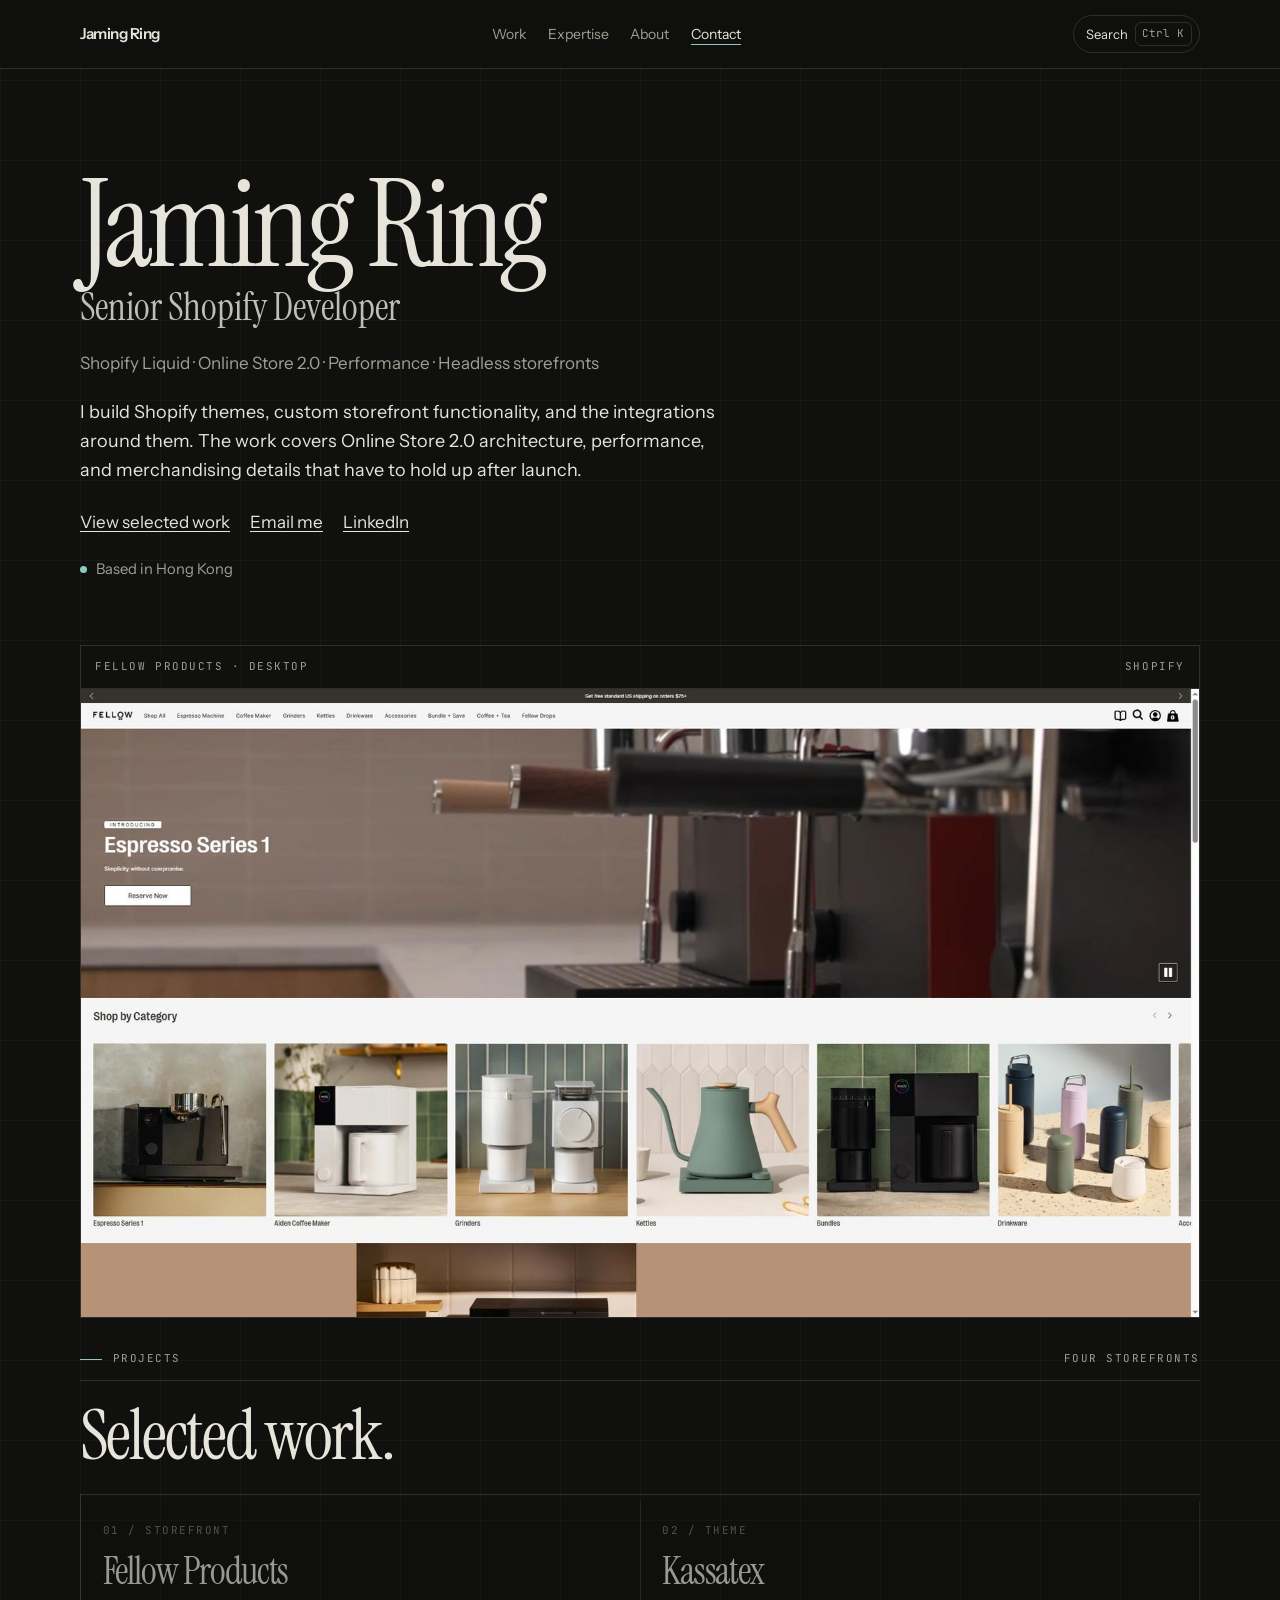
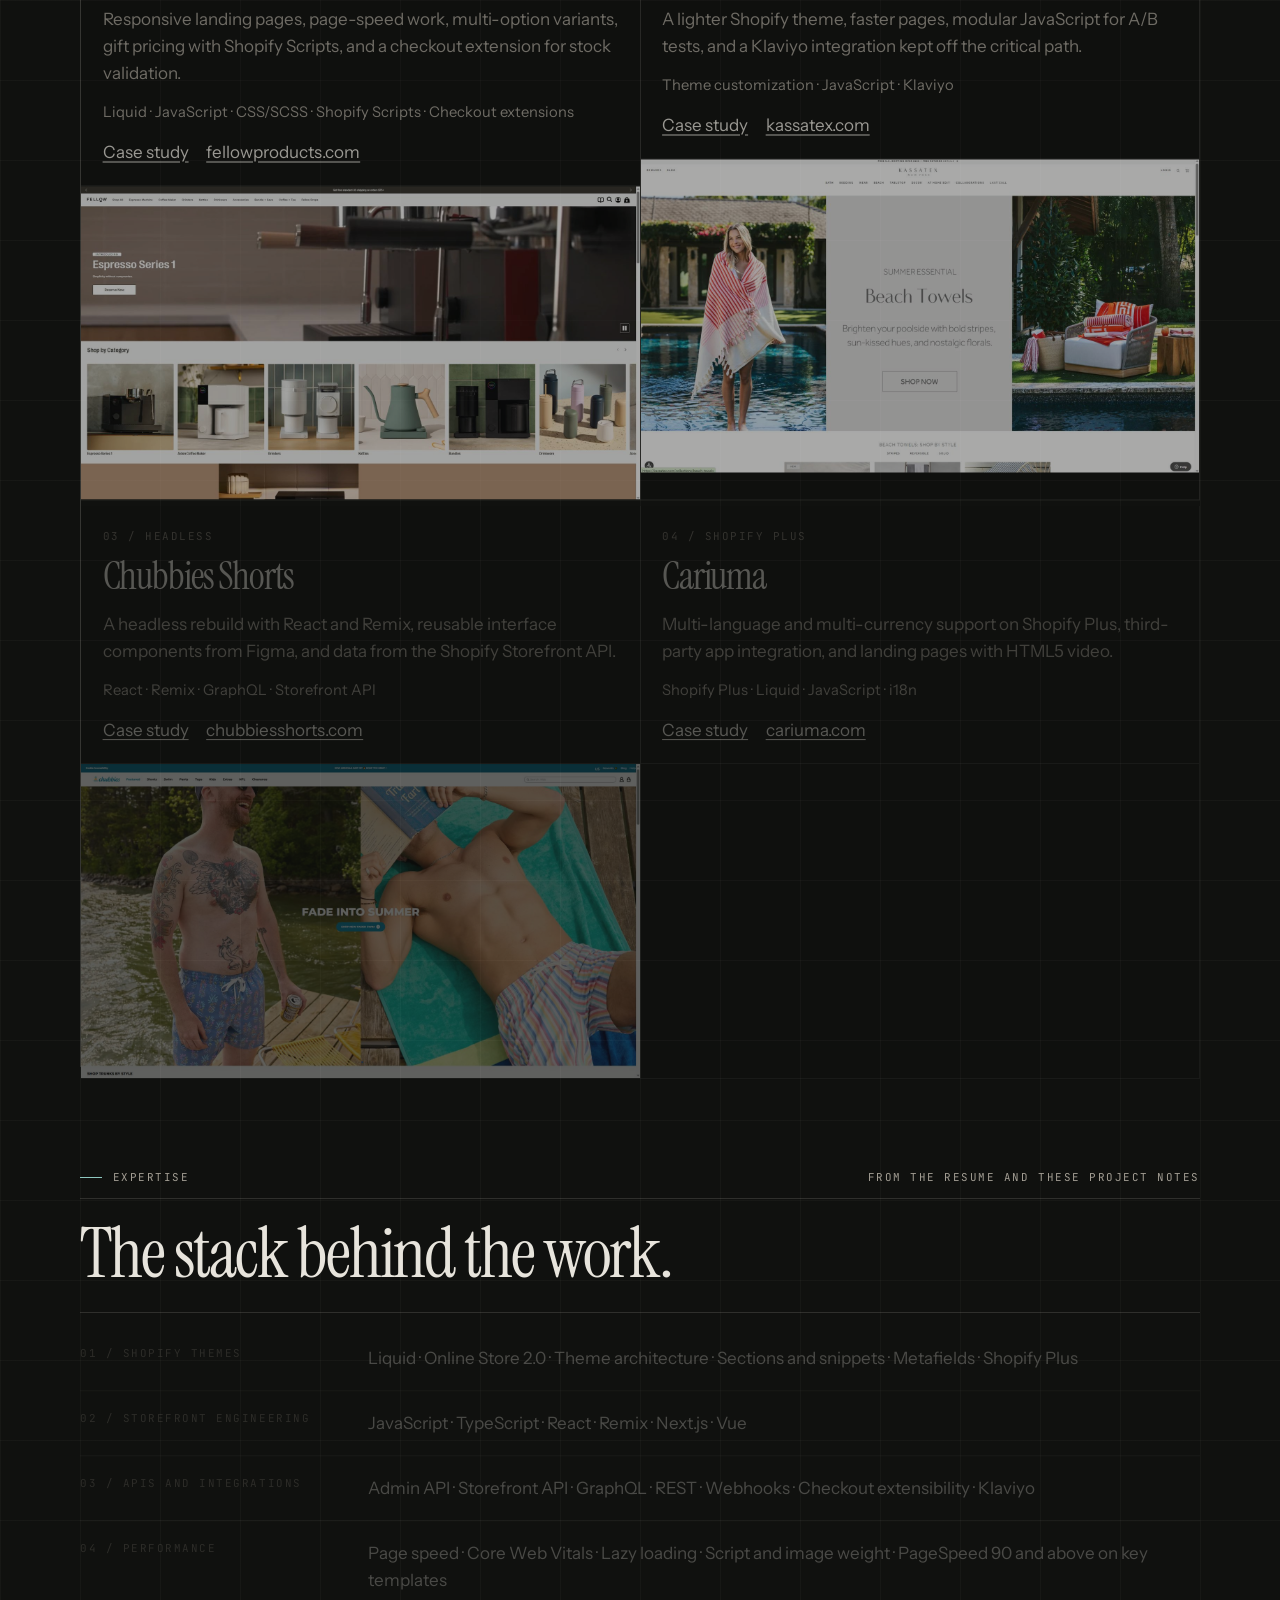
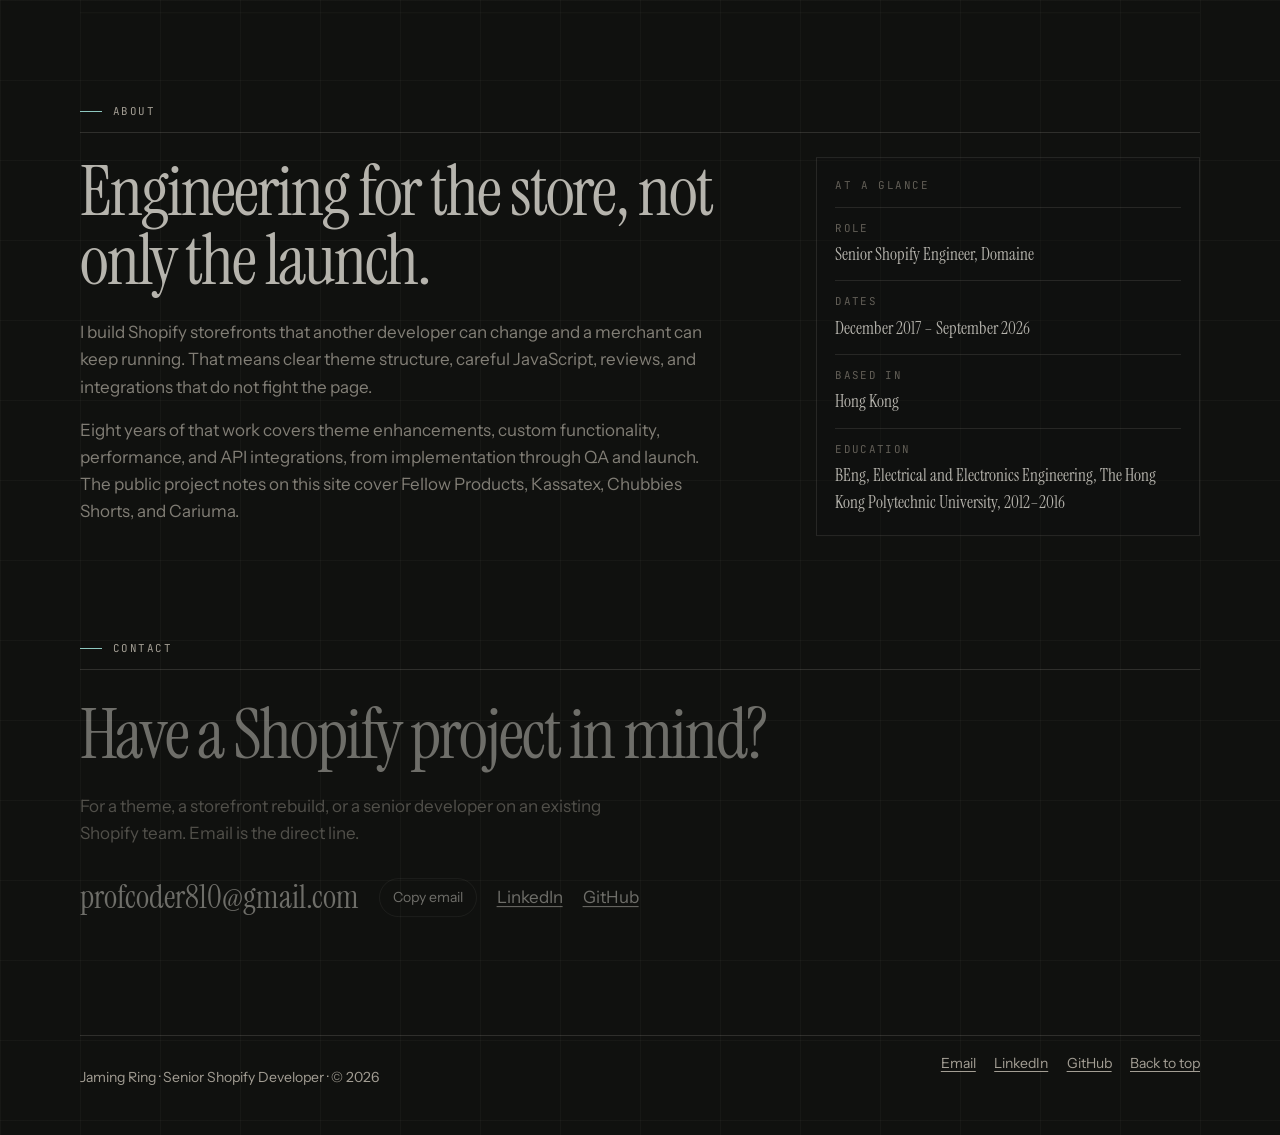
<file: index.html>
<!DOCTYPE html>
<html lang="en">
<head>
  <meta charset="utf-8">
  <meta name="viewport" content="width=device-width, initial-scale=1">
  <script>
    if (window.matchMedia("(prefers-reduced-motion: no-preference)").matches) {
      document.documentElement.classList.add("is-motion");
    }
  </script>
  <title>Jaming Ring | Senior Shopify Developer</title>
  <meta name="description" content="Jaming Ring is a senior Shopify developer. Selected work includes Fellow Products, Kassatex, Chubbies Shorts, and Cariuma.">
  <link rel="canonical" href="https://prof-coder.github.io/">
  <meta name="theme-color" content="#10110f">
  <meta property="og:type" content="website">
  <meta property="og:title" content="Jaming Ring | Senior Shopify Developer">
  <meta property="og:description" content="Shopify themes, custom storefront functionality, performance, and e-commerce integrations.">
  <meta property="og:url" content="https://prof-coder.github.io/">
  <meta property="og:image" content="https://prof-coder.github.io/assets/og.jpg">
  <meta name="twitter:card" content="summary_large_image">
  <link rel="icon" href="/favicon.svg" type="image/svg+xml">
  <link rel="preconnect" href="https://fonts.googleapis.com">
  <link rel="preconnect" href="https://fonts.gstatic.com" crossorigin>
  <link href="https://fonts.googleapis.com/css2?family=Instrument+Sans:ital,wght@0,400;0,500;0,600&family=Instrument+Serif:ital@0;1&family=JetBrains+Mono:wght@400;500&display=swap" rel="stylesheet">
  <link rel="stylesheet" href="/css/styles.css">
</head>
<body>
  <a class="skip" href="#main">Skip to content</a>
  <header class="site-header">
    <div class="wrap site-header__bar">
      <a class="wordmark" href="/">Jaming Ring</a>
      <button class="nav-toggle" type="button" aria-expanded="false" aria-controls="site-nav">
        <span class="nav-toggle__open">Menu</span>
        <span class="nav-toggle__close">Close</span>
      </button>
      <nav id="site-nav" class="site-nav" aria-label="Primary">
        <a href="/#work" data-command="Selected work">Work</a>
        <a href="/#expertise" data-command="Expertise">Expertise</a>
        <a href="/#about" data-command="About">About</a>
        <a href="/#contact" data-command="Contact">Contact</a>
      </nav>
      <button class="search-toggle" id="open-command" type="button" aria-haspopup="dialog" aria-controls="command">
        <span>Search</span>
        <kbd>Ctrl K</kbd>
      </button>
    </div>
  </header>

  <main id="main">
    <section class="hero wrap" aria-labelledby="hero-title">
      <h1 id="hero-title">Jaming Ring</h1>
      <p class="role">Senior Shopify Developer</p>
      <p class="focus">Shopify Liquid · Online Store 2.0 · Performance · Headless storefronts</p>
      <p class="lede">I build Shopify themes, custom storefront functionality, and the integrations around them. The work covers Online Store 2.0 architecture, performance, and merchandising details that have to hold up after launch.</p>
      <div class="link-row">
        <a href="#work">View selected work</a>
        <a href="mailto:profcoder810@gmail.com" data-command="Email">Email me</a>
        <a href="https://www.linkedin.com/in/jaming-r-033913406/" data-command="LinkedIn" rel="me noopener noreferrer" target="_blank">LinkedIn</a>
      </div>
      <p class="status"><span class="status__dot" aria-hidden="true"></span> Based in Hong Kong</p>
      <figure class="frame">
        <figcaption class="frame__bar">
          <span>Fellow Products · Desktop</span>
          <span>Shopify</span>
        </figcaption>
        <img src="/assets/opt/fellow-desktop.jpg" width="1600" height="900" alt="Desktop screenshot of the Fellow Products storefront" fetchpriority="high">
      </figure>
    </section>

    <section id="work" class="section wrap" aria-labelledby="work-title">
      <div class="kicker">
        <span class="kicker__label">Projects</span>
        <span>Four storefronts</span>
      </div>
      <h2 id="work-title">Selected work.</h2>
      <div class="work-grid">
        <article class="work-card">
          <p class="index">01 / Storefront</p>
          <h3><a href="/work/fellow-products.html" data-command="Fellow Products">Fellow Products</a></h3>
          <p class="work-card__summary">Responsive landing pages, page-speed work, multi-option variants, gift pricing with Shopify Scripts, and a checkout extension for stock validation.</p>
          <p class="work-card__stack">Liquid · JavaScript · CSS/SCSS · Shopify Scripts · Checkout extensions</p>
          <p class="work-card__links">
            <a href="/work/fellow-products.html">Case study</a>
            <a href="https://fellowproducts.com" target="_blank" rel="noopener noreferrer">fellowproducts.com</a>
          </p>
          <img src="/assets/opt/fellow-desktop.jpg" width="1600" height="900" alt="Desktop screenshot of the Fellow Products storefront" loading="lazy" decoding="async">
        </article>
        <article class="work-card">
          <p class="index">02 / Theme</p>
          <h3><a href="/work/kassatex.html" data-command="Kassatex">Kassatex</a></h3>
          <p class="work-card__summary">A lighter Shopify theme, faster pages, modular JavaScript for A/B tests, and a Klaviyo integration kept off the critical path.</p>
          <p class="work-card__stack">Theme customization · JavaScript · Klaviyo</p>
          <p class="work-card__links">
            <a href="/work/kassatex.html">Case study</a>
            <a href="https://kassatex.com" target="_blank" rel="noopener noreferrer">kassatex.com</a>
          </p>
          <img src="/assets/opt/kassatex-desktop.jpg" width="1600" height="900" alt="Desktop screenshot of the Kassatex storefront" loading="lazy" decoding="async">
        </article>
        <article class="work-card">
          <p class="index">03 / Headless</p>
          <h3><a href="/work/chubbies-shorts.html" data-command="Chubbies Shorts">Chubbies Shorts</a></h3>
          <p class="work-card__summary">A headless rebuild with React and Remix, reusable interface components from Figma, and data from the Shopify Storefront API.</p>
          <p class="work-card__stack">React · Remix · GraphQL · Storefront API</p>
          <p class="work-card__links">
            <a href="/work/chubbies-shorts.html">Case study</a>
            <a href="https://chubbiesshorts.com" target="_blank" rel="noopener noreferrer">chubbiesshorts.com</a>
          </p>
          <img src="/assets/opt/chubbies-desktop.jpg" width="1600" height="900" alt="Desktop screenshot of the Chubbies Shorts storefront" loading="lazy" decoding="async">
        </article>
        <article class="work-card">
          <p class="index">04 / Shopify Plus</p>
          <h3><a href="/work/cariuma.html" data-command="Cariuma">Cariuma</a></h3>
          <p class="work-card__summary">Multi-language and multi-currency support on Shopify Plus, third-party app integration, and landing pages with HTML5 video.</p>
          <p class="work-card__stack">Shopify Plus · Liquid · JavaScript · i18n</p>
          <p class="work-card__links">
            <a href="/work/cariuma.html">Case study</a>
            <a href="https://cariuma.com" target="_blank" rel="noopener noreferrer">cariuma.com</a>
          </p>
          <img src="/assets/opt/cariuma-desktop.jpg" width="1600" height="900" alt="Desktop screenshot of the Cariuma storefront" loading="lazy" decoding="async">
        </article>
      </div>
    </section>

    <section id="expertise" class="section wrap" aria-labelledby="expertise-title">
      <div class="kicker">
        <span class="kicker__label">Expertise</span>
        <span>From the resume and these project notes</span>
      </div>
      <h2 id="expertise-title">The stack behind the work.</h2>
      <ol class="skill-list">
        <li class="skill-row">
          <p class="index">01 / Shopify themes</p>
          <p>Liquid · Online Store 2.0 · Theme architecture · Sections and snippets · Metafields · Shopify Plus</p>
        </li>
        <li class="skill-row">
          <p class="index">02 / Storefront engineering</p>
          <p>JavaScript · TypeScript · React · Remix · Next.js · Vue</p>
        </li>
        <li class="skill-row">
          <p class="index">03 / APIs and integrations</p>
          <p>Admin API · Storefront API · GraphQL · REST · Webhooks · Checkout extensibility · Klaviyo</p>
        </li>
        <li class="skill-row">
          <p class="index">04 / Performance</p>
          <p>Page speed · Core Web Vitals · Lazy loading · Script and image weight · PageSpeed 90 and above on key templates</p>
        </li>
      </ol>
    </section>

    <section id="about" class="section wrap" aria-labelledby="about-title">
      <div class="kicker">
        <span class="kicker__label">About</span>
      </div>
      <div class="about-layout">
        <div class="about-copy">
          <h2 id="about-title">Engineering for the store, not only the launch.</h2>
          <p>I build Shopify storefronts that another developer can change and a merchant can keep running. That means clear theme structure, careful JavaScript, reviews, and integrations that do not fight the page.</p>
          <p>Eight years of that work covers theme enhancements, custom functionality, performance, and API integrations, from implementation through QA and launch. The public project notes on this site cover Fellow Products, Kassatex, Chubbies Shorts, and Cariuma.</p>
        </div>
        <aside class="glance" aria-label="At a glance">
          <p class="index">At a glance</p>
          <dl>
            <div>
              <dt>Role</dt>
              <dd>Senior Shopify Engineer, Domaine</dd>
            </div>
            <div>
              <dt>Dates</dt>
              <dd>December 2017 – September 2026</dd>
            </div>
            <div>
              <dt>Based in</dt>
              <dd>Hong Kong</dd>
            </div>
            <div>
              <dt>Education</dt>
              <dd>BEng, Electrical and Electronics Engineering, The Hong Kong Polytechnic University, 2012–2016</dd>
            </div>
          </dl>
        </aside>
      </div>
    </section>

    <section id="contact" class="section wrap" aria-labelledby="contact-title">
      <div class="kicker">
        <span class="kicker__label">Contact</span>
      </div>
      <div class="contact-block">
        <h2 id="contact-title">Have a Shopify project in mind?</h2>
        <p>For a theme, a storefront rebuild, or a senior developer on an existing Shopify team. Email is the direct line.</p>
        <div class="contact-actions">
          <a class="email-link" href="mailto:profcoder810@gmail.com">profcoder810@gmail.com</a>
          <button class="copy-email" id="copy-email" type="button" data-email="profcoder810@gmail.com">Copy email</button>
          <a href="https://www.linkedin.com/in/jaming-r-033913406/" rel="me noopener noreferrer" target="_blank">LinkedIn</a>
          <a href="https://github.com/prof-coder" data-command="GitHub" rel="me noopener noreferrer" target="_blank">GitHub</a>
        </div>
      </div>
    </section>
  </main>

  <footer class="site-footer">
    <div class="wrap site-footer__bar">
      <p>Jaming Ring · Senior Shopify Developer · © <span id="year">2026</span></p>
      <nav aria-label="Social">
        <a href="mailto:profcoder810@gmail.com">Email</a>
        <a href="https://www.linkedin.com/in/jaming-r-033913406/" rel="me noopener noreferrer" target="_blank">LinkedIn</a>
        <a href="https://github.com/prof-coder" rel="me noopener noreferrer" target="_blank">GitHub</a>
        <a href="#main">Back to top</a>
      </nav>
    </div>
  </footer>
  <script src="/js/anime.umd.min.js"></script>
  <script src="/js/motion.js"></script>
  <script src="/js/site.js"></script>
</body>
</html>
</file>
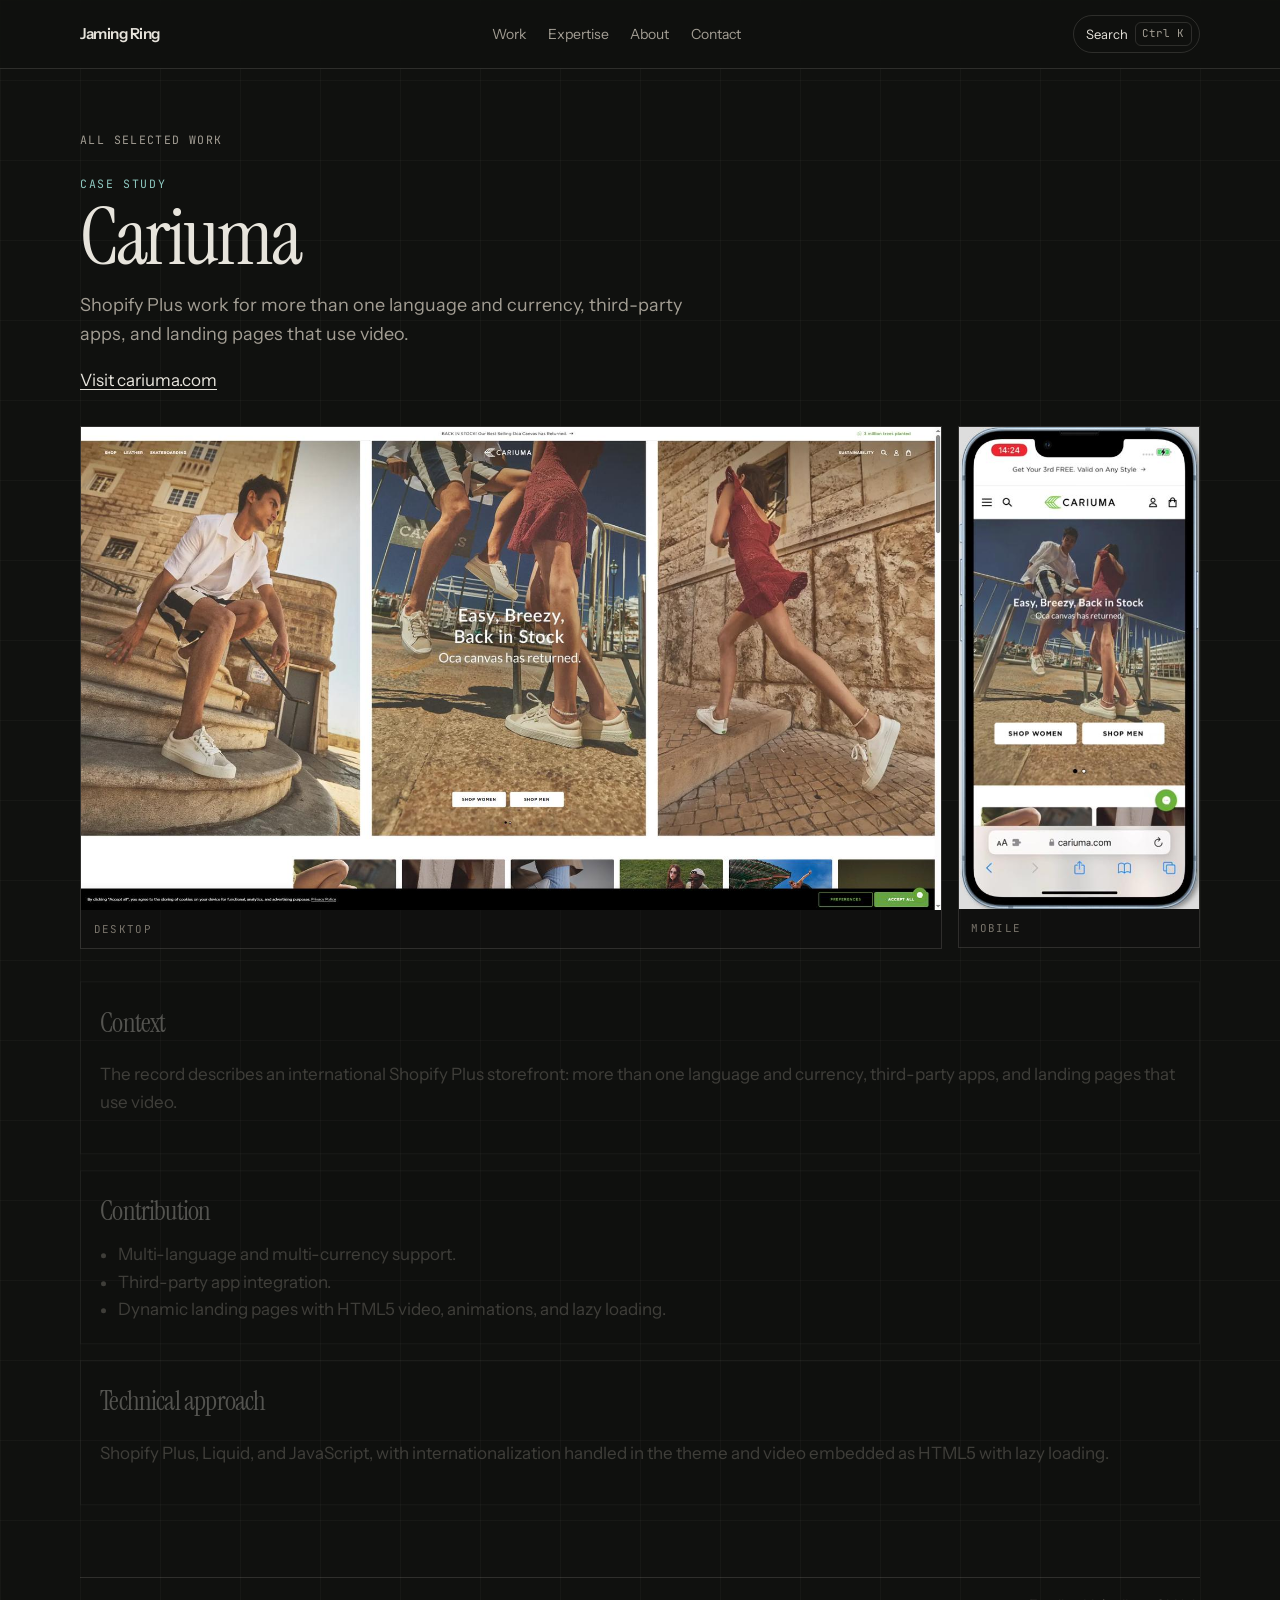
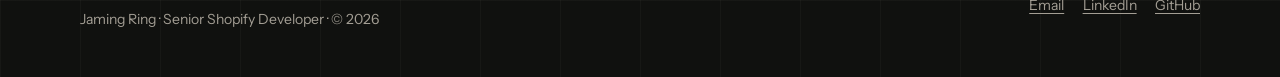
<file: work/cariuma.html>
<!DOCTYPE html>
<html lang="en">
<head>
  <meta charset="utf-8">
  <meta name="viewport" content="width=device-width, initial-scale=1">
  <script>
    if (window.matchMedia("(prefers-reduced-motion: no-preference)").matches) {
      document.documentElement.classList.add("is-motion");
    }
  </script>
  <title>Cariuma | Jaming Ring</title>
  <meta name="description" content="Case study notes for Cariuma: Shopify Plus, multi-language and multi-currency support, app integrations, and video landing pages.">
  <link rel="canonical" href="https://prof-coder.github.io/work/cariuma.html">
  <meta name="theme-color" content="#10110f">
  <meta property="og:type" content="article">
  <meta property="og:title" content="Cariuma | Jaming Ring">
  <meta property="og:description" content="Shopify Plus internationalization, app integrations, and dynamic landing pages for Cariuma.">
  <meta property="og:url" content="https://prof-coder.github.io/work/cariuma.html">
  <meta property="og:image" content="https://prof-coder.github.io/assets/opt/cariuma-desktop.jpg">
  <meta name="twitter:card" content="summary_large_image">
  <link rel="icon" href="/favicon.svg" type="image/svg+xml">
  <link rel="preconnect" href="https://fonts.googleapis.com">
  <link rel="preconnect" href="https://fonts.gstatic.com" crossorigin>
  <link href="https://fonts.googleapis.com/css2?family=Instrument+Sans:ital,wght@0,400;0,500;0,600&family=Instrument+Serif:ital@0;1&family=JetBrains+Mono:wght@400;500&display=swap" rel="stylesheet">
  <link rel="stylesheet" href="/css/styles.css">
</head>
<body>
  <a class="skip" href="#main">Skip to content</a>
  <header class="site-header">
    <div class="wrap site-header__bar">
      <a class="wordmark" href="/">Jaming Ring</a>
      <button class="nav-toggle" type="button" aria-expanded="false" aria-controls="site-nav">
        <span class="nav-toggle__open">Menu</span>
        <span class="nav-toggle__close">Close</span>
      </button>
      <nav id="site-nav" class="site-nav" aria-label="Primary">
        <a href="/#work" data-command="Selected work">Work</a>
        <a href="/#expertise" data-command="Expertise">Expertise</a>
        <a href="/#about" data-command="About">About</a>
        <a href="/#contact" data-command="Contact">Contact</a>
      </nav>
      <button class="search-toggle" id="open-command" type="button" aria-haspopup="dialog" aria-controls="command">
        <span>Search</span>
        <kbd>Ctrl K</kbd>
      </button>
    </div>
  </header>

  <main id="main" class="case wrap">
    <a class="case__back" href="/#work">All selected work</a>
    <p class="eyebrow">Case study</p>
    <h1>Cariuma</h1>
    <p class="case__intro">Shopify Plus work for more than one language and currency, third-party apps, and landing pages that use video.</p>
    <p class="case__visit"><a href="https://cariuma.com" target="_blank" rel="noopener noreferrer">Visit cariuma.com</a></p>

    <div class="shot-grid">
      <figure class="shot">
        <img src="/assets/opt/cariuma-desktop.jpg" width="1600" height="900" alt="Desktop screenshot of the Cariuma storefront">
        <figcaption>Desktop</figcaption>
      </figure>
      <figure class="shot">
        <img src="/assets/opt/cariuma-mobile.jpg" width="426" height="855" alt="Mobile screenshot of the Cariuma storefront">
        <figcaption>Mobile</figcaption>
      </figure>
    </div>

    <div class="case__sections">
      <section class="panel">
        <h2>Context</h2>
        <p>The record describes an international Shopify Plus storefront: more than one language and currency, third-party apps, and landing pages that use video.</p>
      </section>
      <section class="panel">
        <h2>Contribution</h2>
        <ul>
          <li>Multi-language and multi-currency support.</li>
          <li>Third-party app integration.</li>
          <li>Dynamic landing pages with HTML5 video, animations, and lazy loading.</li>
        </ul>
      </section>
      <section class="panel">
        <h2>Technical approach</h2>
        <p>Shopify Plus, Liquid, and JavaScript, with internationalization handled in the theme and video embedded as HTML5 with lazy loading.</p>
      </section>
    </div>
  </main>

  <footer class="site-footer">
    <div class="wrap site-footer__bar">
      <p>Jaming Ring · Senior Shopify Developer · © <span id="year">2026</span></p>
      <nav aria-label="Social">
        <a href="mailto:profcoder810@gmail.com">Email</a>
        <a href="https://www.linkedin.com/in/jaming-r-033913406/" rel="me noopener noreferrer" target="_blank">LinkedIn</a>
        <a href="https://github.com/prof-coder" rel="me noopener noreferrer" target="_blank">GitHub</a>
      </nav>
    </div>
  </footer>
  <script src="/js/anime.umd.min.js"></script>
  <script src="/js/motion.js"></script>
  <script src="/js/site.js"></script>
</body>
</html>
</file>
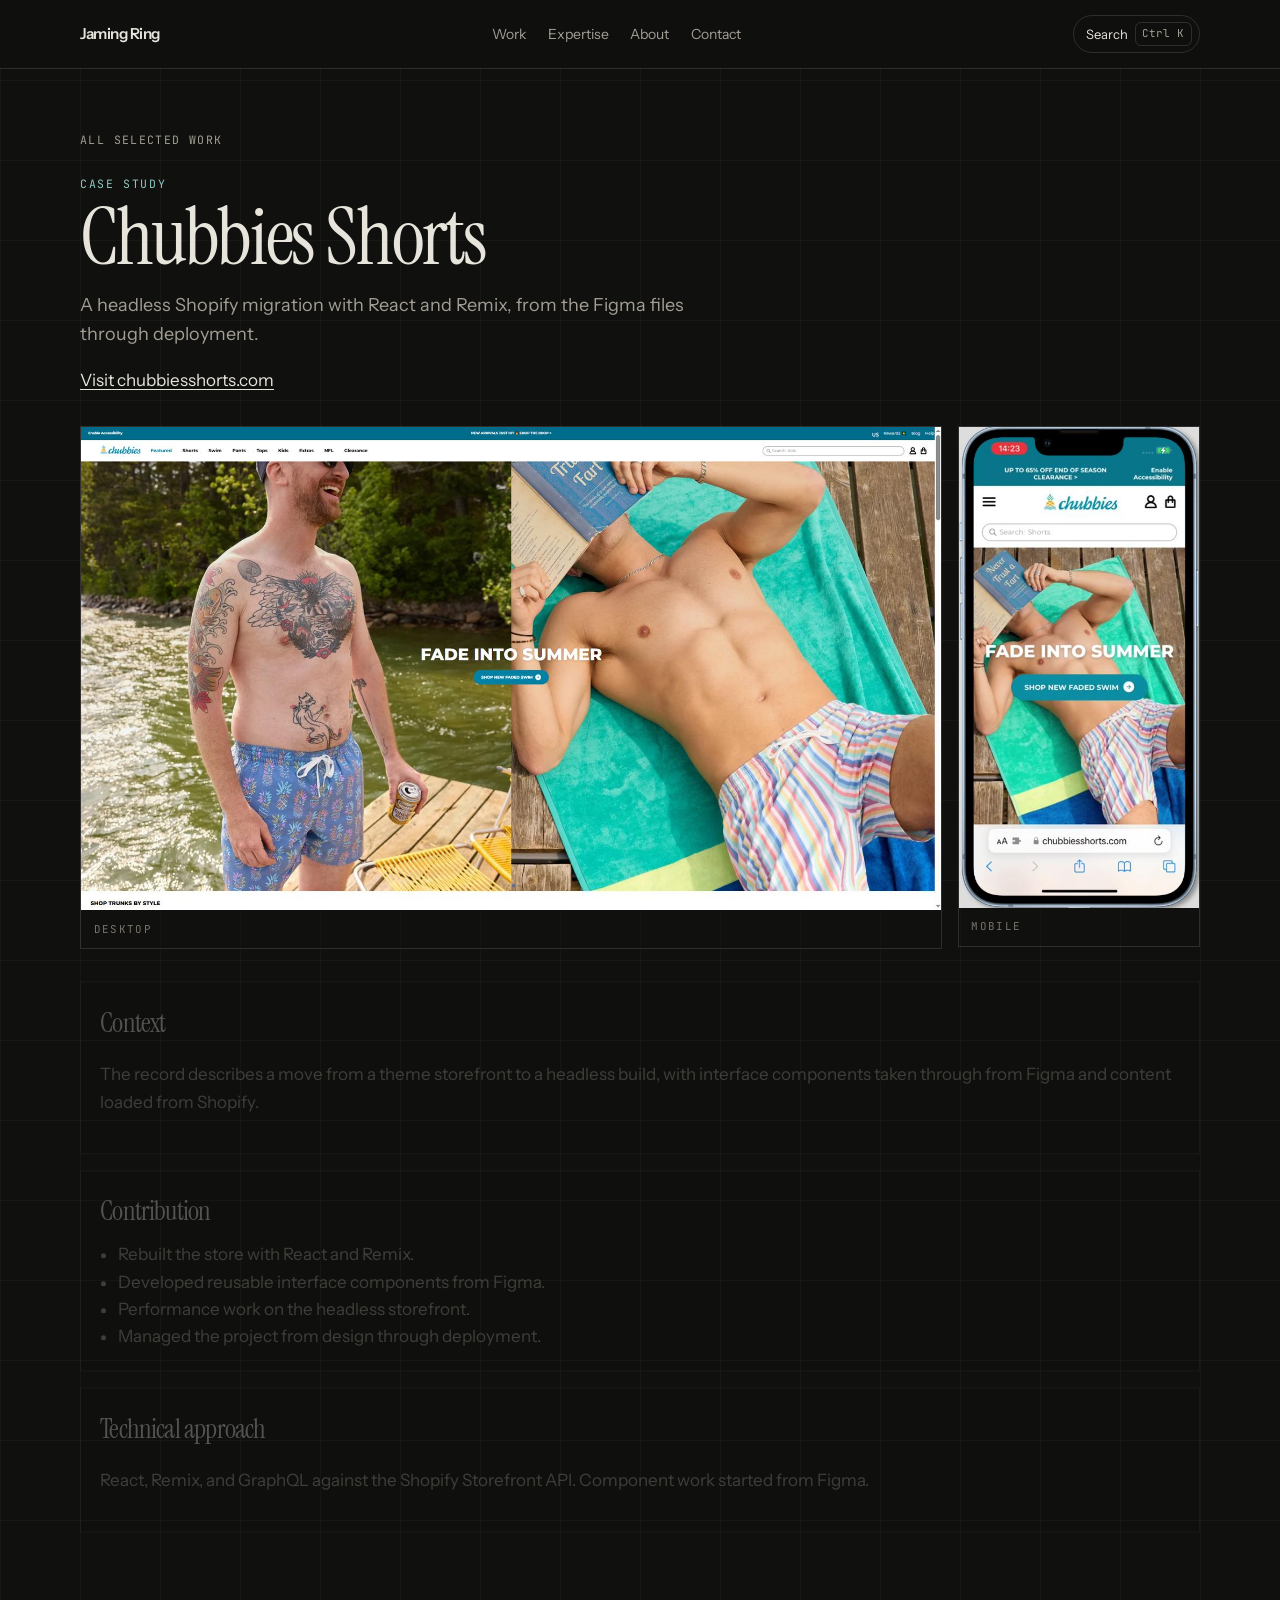
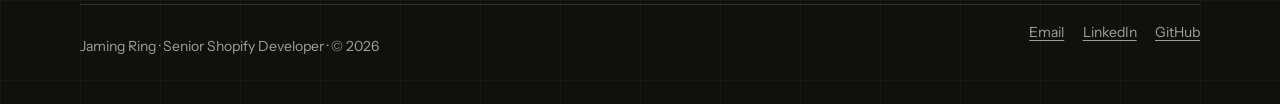
<file: work/chubbies-shorts.html>
<!DOCTYPE html>
<html lang="en">
<head>
  <meta charset="utf-8">
  <meta name="viewport" content="width=device-width, initial-scale=1">
  <script>
    if (window.matchMedia("(prefers-reduced-motion: no-preference)").matches) {
      document.documentElement.classList.add("is-motion");
    }
  </script>
  <title>Chubbies Shorts | Jaming Ring</title>
  <meta name="description" content="Case study notes for Chubbies Shorts: a headless Shopify storefront built with React, Remix, and the Storefront API.">
  <link rel="canonical" href="https://prof-coder.github.io/work/chubbies-shorts.html">
  <meta name="theme-color" content="#10110f">
  <meta property="og:type" content="article">
  <meta property="og:title" content="Chubbies Shorts | Jaming Ring">
  <meta property="og:description" content="Headless Remix and React storefront work for Chubbies Shorts, from the notes in this portfolio.">
  <meta property="og:url" content="https://prof-coder.github.io/work/chubbies-shorts.html">
  <meta property="og:image" content="https://prof-coder.github.io/assets/opt/chubbies-desktop.jpg">
  <meta name="twitter:card" content="summary_large_image">
  <link rel="icon" href="/favicon.svg" type="image/svg+xml">
  <link rel="preconnect" href="https://fonts.googleapis.com">
  <link rel="preconnect" href="https://fonts.gstatic.com" crossorigin>
  <link href="https://fonts.googleapis.com/css2?family=Instrument+Sans:ital,wght@0,400;0,500;0,600&family=Instrument+Serif:ital@0;1&family=JetBrains+Mono:wght@400;500&display=swap" rel="stylesheet">
  <link rel="stylesheet" href="/css/styles.css">
</head>
<body>
  <a class="skip" href="#main">Skip to content</a>
  <header class="site-header">
    <div class="wrap site-header__bar">
      <a class="wordmark" href="/">Jaming Ring</a>
      <button class="nav-toggle" type="button" aria-expanded="false" aria-controls="site-nav">
        <span class="nav-toggle__open">Menu</span>
        <span class="nav-toggle__close">Close</span>
      </button>
      <nav id="site-nav" class="site-nav" aria-label="Primary">
        <a href="/#work" data-command="Selected work">Work</a>
        <a href="/#expertise" data-command="Expertise">Expertise</a>
        <a href="/#about" data-command="About">About</a>
        <a href="/#contact" data-command="Contact">Contact</a>
      </nav>
      <button class="search-toggle" id="open-command" type="button" aria-haspopup="dialog" aria-controls="command">
        <span>Search</span>
        <kbd>Ctrl K</kbd>
      </button>
    </div>
  </header>

  <main id="main" class="case wrap">
    <a class="case__back" href="/#work">All selected work</a>
    <p class="eyebrow">Case study</p>
    <h1>Chubbies Shorts</h1>
    <p class="case__intro">A headless Shopify migration with React and Remix, from the Figma files through deployment.</p>
    <p class="case__visit"><a href="https://chubbiesshorts.com" target="_blank" rel="noopener noreferrer">Visit chubbiesshorts.com</a></p>

    <div class="shot-grid">
      <figure class="shot">
        <img src="/assets/opt/chubbies-desktop.jpg" width="1600" height="900" alt="Desktop screenshot of the Chubbies Shorts storefront">
        <figcaption>Desktop</figcaption>
      </figure>
      <figure class="shot">
        <img src="/assets/opt/chubbies-mobile.jpg" width="426" height="853" alt="Mobile screenshot of the Chubbies Shorts storefront">
        <figcaption>Mobile</figcaption>
      </figure>
    </div>

    <div class="case__sections">
      <section class="panel">
        <h2>Context</h2>
        <p>The record describes a move from a theme storefront to a headless build, with interface components taken through from Figma and content loaded from Shopify.</p>
      </section>
      <section class="panel">
        <h2>Contribution</h2>
        <ul>
          <li>Rebuilt the store with React and Remix.</li>
          <li>Developed reusable interface components from Figma.</li>
          <li>Performance work on the headless storefront.</li>
          <li>Managed the project from design through deployment.</li>
        </ul>
      </section>
      <section class="panel">
        <h2>Technical approach</h2>
        <p>React, Remix, and GraphQL against the Shopify Storefront API. Component work started from Figma.</p>
      </section>
    </div>
  </main>

  <footer class="site-footer">
    <div class="wrap site-footer__bar">
      <p>Jaming Ring · Senior Shopify Developer · © <span id="year">2026</span></p>
      <nav aria-label="Social">
        <a href="mailto:profcoder810@gmail.com">Email</a>
        <a href="https://www.linkedin.com/in/jaming-r-033913406/" rel="me noopener noreferrer" target="_blank">LinkedIn</a>
        <a href="https://github.com/prof-coder" rel="me noopener noreferrer" target="_blank">GitHub</a>
      </nav>
    </div>
  </footer>
  <script src="/js/anime.umd.min.js"></script>
  <script src="/js/motion.js"></script>
  <script src="/js/site.js"></script>
</body>
</html>
</file>
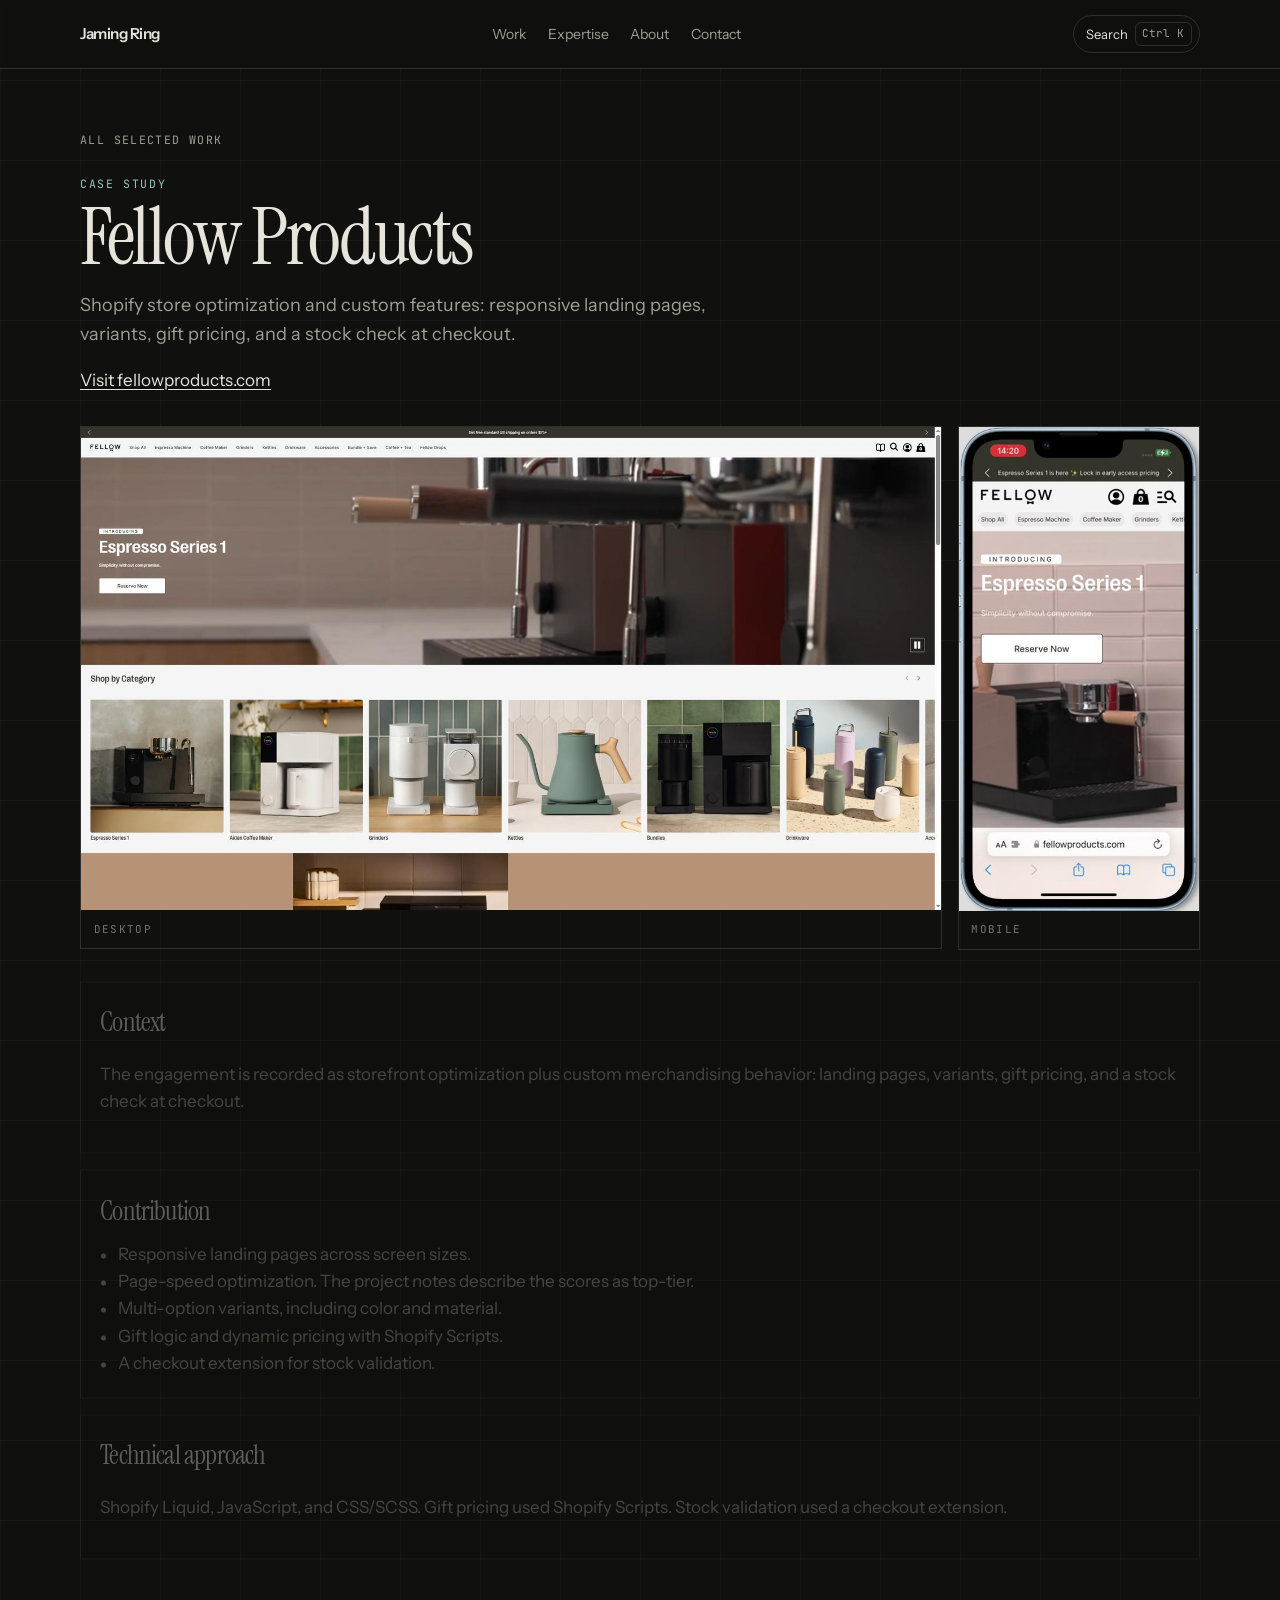
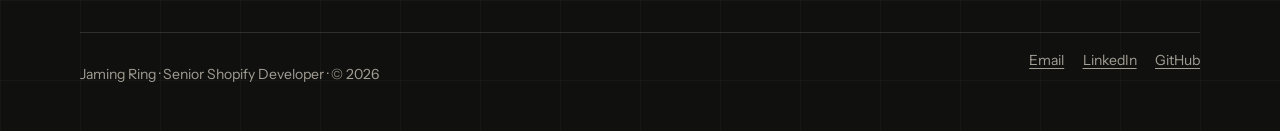
<file: work/fellow-products.html>
<!DOCTYPE html>
<html lang="en">
<head>
  <meta charset="utf-8">
  <meta name="viewport" content="width=device-width, initial-scale=1">
  <script>
    if (window.matchMedia("(prefers-reduced-motion: no-preference)").matches) {
      document.documentElement.classList.add("is-motion");
    }
  </script>
  <title>Fellow Products | Jaming Ring</title>
  <meta name="description" content="Case study notes for Fellow Products: responsive landing pages, page speed, variants, Shopify Scripts for gift pricing, and a checkout stock extension.">
  <link rel="canonical" href="https://prof-coder.github.io/work/fellow-products.html">
  <meta name="theme-color" content="#10110f">
  <meta property="og:type" content="article">
  <meta property="og:title" content="Fellow Products | Jaming Ring">
  <meta property="og:description" content="Shopify optimization and custom features for Fellow Products, from the notes in this portfolio.">
  <meta property="og:url" content="https://prof-coder.github.io/work/fellow-products.html">
  <meta property="og:image" content="https://prof-coder.github.io/assets/opt/fellow-desktop.jpg">
  <meta name="twitter:card" content="summary_large_image">
  <link rel="icon" href="/favicon.svg" type="image/svg+xml">
  <link rel="preconnect" href="https://fonts.googleapis.com">
  <link rel="preconnect" href="https://fonts.gstatic.com" crossorigin>
  <link href="https://fonts.googleapis.com/css2?family=Instrument+Sans:ital,wght@0,400;0,500;0,600&family=Instrument+Serif:ital@0;1&family=JetBrains+Mono:wght@400;500&display=swap" rel="stylesheet">
  <link rel="stylesheet" href="/css/styles.css">
</head>
<body>
  <a class="skip" href="#main">Skip to content</a>
  <header class="site-header">
    <div class="wrap site-header__bar">
      <a class="wordmark" href="/">Jaming Ring</a>
      <button class="nav-toggle" type="button" aria-expanded="false" aria-controls="site-nav">
        <span class="nav-toggle__open">Menu</span>
        <span class="nav-toggle__close">Close</span>
      </button>
      <nav id="site-nav" class="site-nav" aria-label="Primary">
        <a href="/#work" data-command="Selected work">Work</a>
        <a href="/#expertise" data-command="Expertise">Expertise</a>
        <a href="/#about" data-command="About">About</a>
        <a href="/#contact" data-command="Contact">Contact</a>
      </nav>
      <button class="search-toggle" id="open-command" type="button" aria-haspopup="dialog" aria-controls="command">
        <span>Search</span>
        <kbd>Ctrl K</kbd>
      </button>
    </div>
  </header>

  <main id="main" class="case wrap">
    <a class="case__back" href="/#work">All selected work</a>
    <p class="eyebrow">Case study</p>
    <h1>Fellow Products</h1>
    <p class="case__intro">Shopify store optimization and custom features: responsive landing pages, variants, gift pricing, and a stock check at checkout.</p>
    <p class="case__visit"><a href="https://fellowproducts.com" target="_blank" rel="noopener noreferrer">Visit fellowproducts.com</a></p>

    <div class="shot-grid">
      <figure class="shot">
        <img src="/assets/opt/fellow-desktop.jpg" width="1600" height="900" alt="Desktop screenshot of the Fellow Products storefront">
        <figcaption>Desktop</figcaption>
      </figure>
      <figure class="shot">
        <img src="/assets/opt/fellow-mobile.jpg" width="425" height="856" alt="Mobile screenshot of the Fellow Products storefront">
        <figcaption>Mobile</figcaption>
      </figure>
    </div>

    <div class="case__sections">
      <section class="panel">
        <h2>Context</h2>
        <p>The engagement is recorded as storefront optimization plus custom merchandising behavior: landing pages, variants, gift pricing, and a stock check at checkout.</p>
      </section>
      <section class="panel">
        <h2>Contribution</h2>
        <ul>
          <li>Responsive landing pages across screen sizes.</li>
          <li>Page-speed optimization. The project notes describe the scores as top-tier.</li>
          <li>Multi-option variants, including color and material.</li>
          <li>Gift logic and dynamic pricing with Shopify Scripts.</li>
          <li>A checkout extension for stock validation.</li>
        </ul>
      </section>
      <section class="panel">
        <h2>Technical approach</h2>
        <p>Shopify Liquid, JavaScript, and CSS/SCSS. Gift pricing used Shopify Scripts. Stock validation used a checkout extension.</p>
      </section>
    </div>
  </main>

  <footer class="site-footer">
    <div class="wrap site-footer__bar">
      <p>Jaming Ring · Senior Shopify Developer · © <span id="year">2026</span></p>
      <nav aria-label="Social">
        <a href="mailto:profcoder810@gmail.com">Email</a>
        <a href="https://www.linkedin.com/in/jaming-r-033913406/" rel="me noopener noreferrer" target="_blank">LinkedIn</a>
        <a href="https://github.com/prof-coder" rel="me noopener noreferrer" target="_blank">GitHub</a>
      </nav>
    </div>
  </footer>
  <script src="/js/anime.umd.min.js"></script>
  <script src="/js/motion.js"></script>
  <script src="/js/site.js"></script>
</body>
</html>
</file>
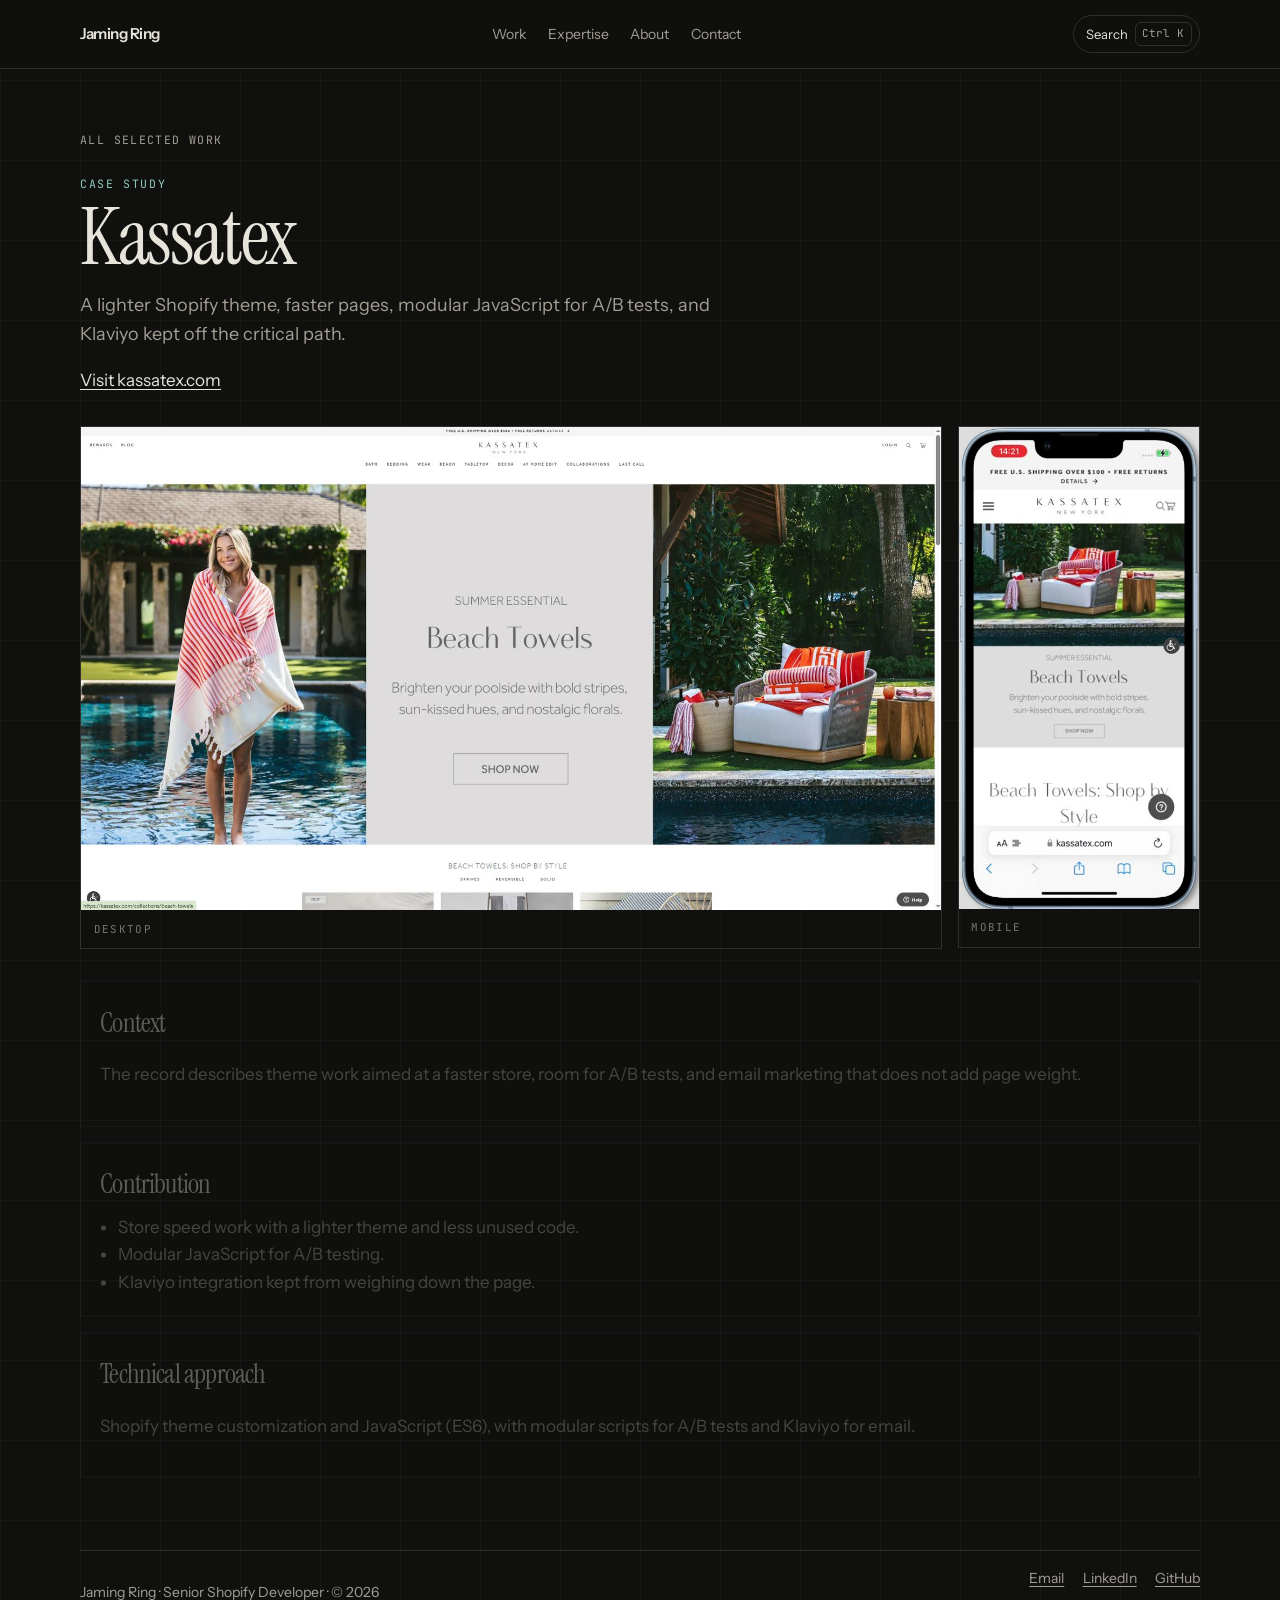
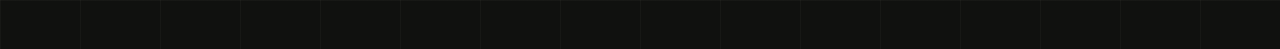
<file: work/kassatex.html>
<!DOCTYPE html>
<html lang="en">
<head>
  <meta charset="utf-8">
  <meta name="viewport" content="width=device-width, initial-scale=1">
  <script>
    if (window.matchMedia("(prefers-reduced-motion: no-preference)").matches) {
      document.documentElement.classList.add("is-motion");
    }
  </script>
  <title>Kassatex | Jaming Ring</title>
  <meta name="description" content="Case study notes for Kassatex: a lighter Shopify theme, page speed, modular JavaScript for A/B tests, and Klaviyo.">
  <link rel="canonical" href="https://prof-coder.github.io/work/kassatex.html">
  <meta name="theme-color" content="#10110f">
  <meta property="og:type" content="article">
  <meta property="og:title" content="Kassatex | Jaming Ring">
  <meta property="og:description" content="Lightweight Shopify theme work, A/B testing scripts, and Klaviyo for Kassatex.">
  <meta property="og:url" content="https://prof-coder.github.io/work/kassatex.html">
  <meta property="og:image" content="https://prof-coder.github.io/assets/opt/kassatex-desktop.jpg">
  <meta name="twitter:card" content="summary_large_image">
  <link rel="icon" href="/favicon.svg" type="image/svg+xml">
  <link rel="preconnect" href="https://fonts.googleapis.com">
  <link rel="preconnect" href="https://fonts.gstatic.com" crossorigin>
  <link href="https://fonts.googleapis.com/css2?family=Instrument+Sans:ital,wght@0,400;0,500;0,600&family=Instrument+Serif:ital@0;1&family=JetBrains+Mono:wght@400;500&display=swap" rel="stylesheet">
  <link rel="stylesheet" href="/css/styles.css">
</head>
<body>
  <a class="skip" href="#main">Skip to content</a>
  <header class="site-header">
    <div class="wrap site-header__bar">
      <a class="wordmark" href="/">Jaming Ring</a>
      <button class="nav-toggle" type="button" aria-expanded="false" aria-controls="site-nav">
        <span class="nav-toggle__open">Menu</span>
        <span class="nav-toggle__close">Close</span>
      </button>
      <nav id="site-nav" class="site-nav" aria-label="Primary">
        <a href="/#work" data-command="Selected work">Work</a>
        <a href="/#expertise" data-command="Expertise">Expertise</a>
        <a href="/#about" data-command="About">About</a>
        <a href="/#contact" data-command="Contact">Contact</a>
      </nav>
      <button class="search-toggle" id="open-command" type="button" aria-haspopup="dialog" aria-controls="command">
        <span>Search</span>
        <kbd>Ctrl K</kbd>
      </button>
    </div>
  </header>

  <main id="main" class="case wrap">
    <a class="case__back" href="/#work">All selected work</a>
    <p class="eyebrow">Case study</p>
    <h1>Kassatex</h1>
    <p class="case__intro">A lighter Shopify theme, faster pages, modular JavaScript for A/B tests, and Klaviyo kept off the critical path.</p>
    <p class="case__visit"><a href="https://kassatex.com" target="_blank" rel="noopener noreferrer">Visit kassatex.com</a></p>

    <div class="shot-grid">
      <figure class="shot">
        <img src="/assets/opt/kassatex-desktop.jpg" width="1600" height="900" alt="Desktop screenshot of the Kassatex storefront">
        <figcaption>Desktop</figcaption>
      </figure>
      <figure class="shot">
        <img src="/assets/opt/kassatex-mobile.jpg" width="427" height="856" alt="Mobile screenshot of the Kassatex storefront">
        <figcaption>Mobile</figcaption>
      </figure>
    </div>

    <div class="case__sections">
      <section class="panel">
        <h2>Context</h2>
        <p>The record describes theme work aimed at a faster store, room for A/B tests, and email marketing that does not add page weight.</p>
      </section>
      <section class="panel">
        <h2>Contribution</h2>
        <ul>
          <li>Store speed work with a lighter theme and less unused code.</li>
          <li>Modular JavaScript for A/B testing.</li>
          <li>Klaviyo integration kept from weighing down the page.</li>
        </ul>
      </section>
      <section class="panel">
        <h2>Technical approach</h2>
        <p>Shopify theme customization and JavaScript (ES6), with modular scripts for A/B tests and Klaviyo for email.</p>
      </section>
    </div>
  </main>

  <footer class="site-footer">
    <div class="wrap site-footer__bar">
      <p>Jaming Ring · Senior Shopify Developer · © <span id="year">2026</span></p>
      <nav aria-label="Social">
        <a href="mailto:profcoder810@gmail.com">Email</a>
        <a href="https://www.linkedin.com/in/jaming-r-033913406/" rel="me noopener noreferrer" target="_blank">LinkedIn</a>
        <a href="https://github.com/prof-coder" rel="me noopener noreferrer" target="_blank">GitHub</a>
      </nav>
    </div>
  </footer>
  <script src="/js/anime.umd.min.js"></script>
  <script src="/js/motion.js"></script>
  <script src="/js/site.js"></script>
</body>
</html>
</file>
<file: css/styles.css>
:root {
  --bg: #10110f;
  --text: #e7e4dc;
  --muted: #a39e94;
  --faint: #7a756c;
  --line: rgba(231, 228, 220, 0.14);
  --accent: #8ec8c0;
  --header: 4.25rem;
  --wrap: 1120px;
  --serif: "Instrument Serif", "Iowan Old Style", Georgia, serif;
  --sans: "Instrument Sans", "Segoe UI", "Helvetica Neue", Arial, sans-serif;
  --mono: "JetBrains Mono", ui-monospace, SFMono-Regular, Menlo, Consolas, monospace;
  color-scheme: dark;
}

*,
*::before,
*::after {
  box-sizing: border-box;
}

html {
  scroll-behavior: smooth;
  scroll-padding-top: 5.25rem;
}

body {
  margin: 0;
  background-color: var(--bg);
  background-image:
    linear-gradient(to right, rgba(231, 228, 220, 0.035) 1px, transparent 1px),
    linear-gradient(to bottom, rgba(231, 228, 220, 0.035) 1px, transparent 1px);
  background-size: 80px 80px;
  color: var(--text);
  font-family: var(--sans);
  font-size: 1.0625rem;
  line-height: 1.6;
}

img {
  max-width: 100%;
  height: auto;
  display: block;
}

a {
  color: inherit;
  text-underline-offset: 0.18em;
}

:focus-visible {
  outline: 2px solid var(--accent);
  outline-offset: 3px;
}

.skip {
  position: absolute;
  left: 1rem;
  top: -4rem;
  z-index: 50;
  padding: 0.55rem 0.8rem;
  background: var(--bg);
  color: var(--text);
  border: 1px solid var(--line);
}

.skip:focus {
  top: 0.75rem;
}

.wrap {
  width: min(var(--wrap), calc(100% - 2.5rem));
  margin-inline: auto;
}

.site-header {
  position: sticky;
  top: 0;
  z-index: 20;
  background: rgba(16, 17, 15, 0.9);
  border-bottom: 1px solid var(--line);
  backdrop-filter: blur(14px);
}

.site-header__bar {
  display: grid;
  grid-template-columns: 1fr auto auto;
  align-items: center;
  gap: 0.75rem;
  min-height: var(--header);
}

.wordmark {
  color: var(--text);
  font-size: 0.95rem;
  font-weight: 600;
  letter-spacing: -0.03em;
  text-decoration: none;
}

.nav-toggle,
.search-toggle {
  border: 1px solid var(--line);
  border-radius: 999px;
  background: transparent;
  color: var(--text);
  font: inherit;
  font-size: 0.8125rem;
  cursor: pointer;
}

.nav-toggle {
  display: none;
  padding: 0.4rem 0.75rem;
}

.nav-toggle__close {
  display: none;
}

.nav-toggle[aria-expanded="true"] .nav-toggle__open {
  display: none;
}

.nav-toggle[aria-expanded="true"] .nav-toggle__close {
  display: inline;
}

.search-toggle {
  display: inline-flex;
  align-items: center;
  gap: 0.45rem;
  padding: 0.35rem 0.45rem 0.35rem 0.75rem;
}

.search-toggle kbd {
  padding: 0.15rem 0.4rem;
  border: 1px solid var(--line);
  border-radius: 6px;
  color: var(--muted);
  font-family: var(--mono);
  font-size: 0.68rem;
}

.site-nav {
  display: flex;
  align-items: center;
  justify-content: center;
  gap: 1.35rem;
}

.site-nav a {
  color: var(--muted);
  font-size: 0.875rem;
  text-decoration: none;
}

.site-nav a:hover,
.site-nav a[aria-current="true"] {
  color: var(--text);
}

.site-nav a[aria-current="true"] {
  box-shadow: inset 0 -1px 0 var(--accent);
}

.hero {
  padding-block: clamp(3.5rem, 8vw, 6.5rem) 2rem;
}

.hero h1,
.role,
.section h2,
.case > h1,
.contact-block h2,
.glance,
.work-card h3 {
  font-family: var(--serif);
  font-weight: 400;
}

.hero h1 {
  margin: 0;
  font-size: clamp(4.2rem, 11vw, 7.6rem);
  letter-spacing: -0.035em;
  line-height: 0.9;
}

.role {
  margin: 0.35rem 0 0;
  color: rgba(231, 228, 220, 0.82);
  font-size: clamp(1.8rem, 3vw, 2.35rem);
  line-height: 1.15;
}

.focus,
.lede {
  max-width: 40rem;
}

.focus {
  margin: 1.25rem 0 0;
  color: var(--muted);
}

.lede {
  margin: 1.35rem 0 0;
  font-size: 1.125rem;
}

.link-row {
  display: flex;
  flex-wrap: wrap;
  gap: 0.35rem 1.25rem;
  margin-top: 1.5rem;
}

.link-row a,
.work-card__links a,
.case__visit a {
  color: var(--text);
}

.status {
  display: flex;
  align-items: center;
  gap: 0.55rem;
  margin: 1.35rem 0 0;
  color: var(--muted);
  font-size: 0.92rem;
}

.status__dot {
  width: 0.45rem;
  height: 0.45rem;
  border-radius: 50%;
  background: var(--accent);
}

.frame {
  margin: clamp(2.5rem, 6vw, 4rem) 0 0;
  border: 1px solid var(--line);
  background: rgba(16, 17, 15, 0.45);
}

.frame__bar,
.kicker,
.index {
  font-family: var(--mono);
  letter-spacing: 0.14em;
  text-transform: uppercase;
}

.frame__bar {
  display: flex;
  justify-content: space-between;
  gap: 1rem;
  padding: 0.75rem 0.9rem;
  border-bottom: 1px solid var(--line);
  color: var(--muted);
  font-size: 0.68rem;
}

.frame img {
  width: 100%;
  aspect-ratio: 16 / 9;
  object-fit: cover;
}

.section {
  padding-bottom: clamp(4rem, 8vw, 6.5rem);
}

.kicker {
  display: flex;
  justify-content: space-between;
  gap: 1rem;
  margin: 0 0 1.25rem;
  padding-bottom: 0.75rem;
  border-bottom: 1px solid var(--line);
  color: var(--muted);
  font-size: 0.68rem;
}

.kicker__label {
  display: inline-flex;
  align-items: center;
  gap: 0.65rem;
}

.kicker__label::before {
  content: "";
  width: 1.4rem;
  height: 1px;
  background: var(--accent);
}

.section h2,
.contact-block h2 {
  margin: 0 0 1.5rem;
  font-size: clamp(2.7rem, 6vw, 4.4rem);
  letter-spacing: -0.03em;
  line-height: 0.98;
}

.work-grid {
  display: grid;
  grid-template-columns: 1fr 1fr;
  border-top: 1px solid var(--line);
  border-left: 1px solid var(--line);
}

.work-card {
  min-width: 0;
  padding: 1.35rem 1.35rem 0;
  border-right: 1px solid var(--line);
  border-bottom: 1px solid var(--line);
  background: rgba(16, 17, 15, 0.35);
  overflow: hidden;
}

.index {
  margin: 0;
  color: var(--faint);
  font-size: 0.68rem;
}

.work-card h3 {
  margin: 0.7rem 0 0;
  font-size: clamp(1.8rem, 3vw, 2.45rem);
  letter-spacing: -0.03em;
  line-height: 1.05;
}

.work-card h3 a {
  color: inherit;
  text-decoration: none;
}

.work-card h3 a:hover {
  text-decoration: underline;
  text-underline-offset: 0.14em;
}

.work-card__summary,
.work-card__stack,
.about-copy p,
.panel p,
.panel li,
.case__intro {
  color: var(--muted);
}

.work-card__summary {
  margin: 0.9rem 0 0;
}

.work-card__stack {
  margin: 0.85rem 0 0;
  font-size: 0.92rem;
}

.work-card__links {
  display: flex;
  flex-wrap: wrap;
  gap: 0.4rem 1.1rem;
  margin: 0.9rem 0 0;
}

.work-card img {
  width: calc(100% + 2.7rem);
  max-width: none;
  margin: 1.2rem -1.35rem 0;
  aspect-ratio: 16 / 9;
  object-fit: cover;
  border-top: 1px solid var(--line);
}

.skill-list {
  margin: 0;
  padding: 0;
  list-style: none;
  border-top: 1px solid var(--line);
}

.skill-row {
  display: grid;
  grid-template-columns: minmax(10rem, 16rem) 1fr;
  gap: 1rem 2rem;
  padding: 1.15rem 0;
  border-bottom: 1px solid var(--line);
}

.skill-row p {
  margin: 0;
}

.about-layout {
  display: grid;
  grid-template-columns: minmax(0, 1.45fr) minmax(16rem, 0.8fr);
  gap: 1.5rem 2.5rem;
  align-items: start;
}

.about-copy h2 {
  margin-top: 0;
}

.about-copy p {
  margin: 0 0 1rem;
  max-width: 40rem;
}

.glance {
  padding: 1.15rem 1.15rem 0.4rem;
  border: 1px solid var(--line);
  background: rgba(16, 17, 15, 0.4);
}

.glance .index {
  margin-bottom: 0.8rem;
}

.glance dl {
  margin: 0;
}

.glance div {
  padding: 0.75rem 0;
  border-top: 1px solid var(--line);
}

.glance dt {
  color: var(--faint);
  font-family: var(--mono);
  font-size: 0.68rem;
  letter-spacing: 0.12em;
  text-transform: uppercase;
}

.glance dd {
  margin: 0.25rem 0 0;
}

.contact-block p {
  max-width: 36rem;
  margin: 0;
  color: var(--muted);
}

.contact-actions {
  display: flex;
  flex-wrap: wrap;
  align-items: center;
  gap: 0.75rem 1.25rem;
  margin-top: 1.5rem;
}

.email-link {
  color: var(--text);
  font-family: var(--serif);
  font-size: clamp(1.5rem, 3vw, 2rem);
  text-decoration: none;
}

.email-link:hover {
  text-decoration: underline;
  text-underline-offset: 0.12em;
}

.copy-email,
.command__close {
  border: 1px solid var(--line);
  border-radius: 999px;
  background: transparent;
  color: var(--text);
  font: inherit;
  font-size: 0.875rem;
  padding: 0.45rem 0.8rem;
  cursor: pointer;
}

.site-footer {
  padding-block: 1.25rem 2rem;
  color: var(--muted);
  font-size: 0.875rem;
}

.site-footer__bar {
  display: flex;
  flex-wrap: wrap;
  justify-content: space-between;
  gap: 0.75rem 1.5rem;
  padding-top: 1rem;
  border-top: 1px solid var(--line);
}

.site-footer a {
  color: var(--muted);
}

.site-footer nav {
  display: flex;
  flex-wrap: wrap;
  gap: 0.75rem 1.15rem;
}

.case {
  padding-block: clamp(2.2rem, 5vw, 3.5rem) 4rem;
}

.case__back {
  color: var(--muted);
  font-family: var(--mono);
  font-size: 0.72rem;
  letter-spacing: 0.12em;
  text-decoration: none;
  text-transform: uppercase;
}

.case > .eyebrow,
.eyebrow {
  margin: 1.4rem 0 0;
  color: var(--accent);
  font-family: var(--mono);
  font-size: 0.72rem;
  letter-spacing: 0.14em;
  text-transform: uppercase;
}

.case > h1 {
  margin: 0.4rem 0 0;
  font-size: clamp(3rem, 7vw, 5rem);
  letter-spacing: -0.03em;
  line-height: 0.95;
}

.case__intro {
  max-width: 40rem;
  margin: 1rem 0 0;
  font-size: 1.125rem;
}

.case__visit {
  margin: 1.1rem 0 0;
}

.shot-grid {
  display: grid;
  grid-template-columns: minmax(0, 1.6fr) minmax(9rem, 0.45fr);
  gap: 1rem;
  align-items: start;
  margin-top: 2rem;
}

.shot {
  margin: 0;
  min-width: 0;
  border: 1px solid var(--line);
  background: rgba(16, 17, 15, 0.4);
}

.shot img {
  width: 100%;
}

.shot figcaption {
  padding: 0.65rem 0.8rem;
  color: var(--faint);
  font-family: var(--mono);
  font-size: 0.68rem;
  letter-spacing: 0.12em;
  text-transform: uppercase;
}

.case__sections {
  display: grid;
  gap: 1rem;
  margin-top: 1.25rem;
}

.panel {
  padding: 1.15rem 1.2rem 1.25rem;
  border: 1px solid var(--line);
  background: rgba(16, 17, 15, 0.35);
}

.panel h2 {
  margin: 0 0 0.55rem;
  font-family: var(--serif);
  font-size: 1.7rem;
  font-weight: 400;
  letter-spacing: -0.03em;
}

.panel ul {
  margin: 0;
  padding-left: 1.1rem;
}

.command {
  width: min(34rem, calc(100vw - 2rem));
  padding: 0;
  border: 1px solid var(--line);
  background: #171815;
  color: var(--text);
}

.command::backdrop {
  background: rgba(0, 0, 0, 0.62);
}

.command__head {
  display: flex;
  justify-content: space-between;
  gap: 1rem;
  align-items: center;
  padding: 0.9rem 1rem 0.4rem;
}

.command__head h2 {
  margin: 0;
  font-family: var(--serif);
  font-size: 1.6rem;
  font-weight: 400;
}

.command__note {
  margin: 0;
  padding: 0 1rem 0.7rem;
  color: var(--muted);
  font-size: 0.9rem;
}

.command input {
  width: calc(100% - 2rem);
  margin: 0 1rem 0.7rem;
  padding: 0.7rem 0.75rem;
  border: 1px solid var(--line);
  border-radius: 8px;
  background: transparent;
  color: var(--text);
  font: inherit;
}

.command ul {
  margin: 0;
  padding: 0 0 0.4rem;
  list-style: none;
  max-height: 18rem;
  overflow: auto;
}

.command a {
  display: block;
  padding: 0.65rem 1rem;
  color: var(--text);
  text-decoration: none;
}

.command a:hover,
.command a:focus-visible {
  background: rgba(142, 200, 192, 0.12);
}

.command__empty {
  margin: 0;
  padding: 0.4rem 1rem 1rem;
  color: var(--muted);
}

@media (min-width: 900px) {
  .site-header__bar {
    grid-template-columns: auto 1fr auto;
  }

  .nav-toggle {
    display: none;
  }
}

@media (max-width: 899px) {
  .nav-toggle {
    display: inline-flex;
  }

  .site-nav {
    display: none;
    position: absolute;
    left: 0;
    right: 0;
    top: 100%;
    flex-direction: column;
    align-items: flex-start;
    gap: 0.2rem;
    padding: 0.4rem 1.25rem 1rem;
    background: rgba(16, 17, 15, 0.98);
    border-bottom: 1px solid var(--line);
  }

  .site-nav.is-open {
    display: flex;
  }

  .site-nav a {
    padding: 0.45rem 0;
  }

  .search-toggle {
    padding: 0.4rem 0.75rem;
  }

  .search-toggle kbd {
    display: none;
  }

  body.nav-open {
    overflow: hidden;
  }

  .work-grid,
  .about-layout,
  .skill-row,
  .shot-grid {
    grid-template-columns: 1fr;
  }

  .shot-grid .shot:last-child {
    max-width: 16rem;
  }
}

@media (prefers-reduced-motion: reduce) {
  html {
    scroll-behavior: auto;
  }
}

.is-motion :is(
  .hero h1,
  .hero .role,
  .hero .focus,
  .hero .lede,
  .hero .link-row,
  .hero .status,
  .frame,
  .work-card,
  .skill-row,
  .about-copy,
  .glance,
  .contact-block,
  .case > .eyebrow,
  .case > h1,
  .case__intro,
  .case__visit,
  .shot,
  .panel
) {
  opacity: 0;
}
</file>
